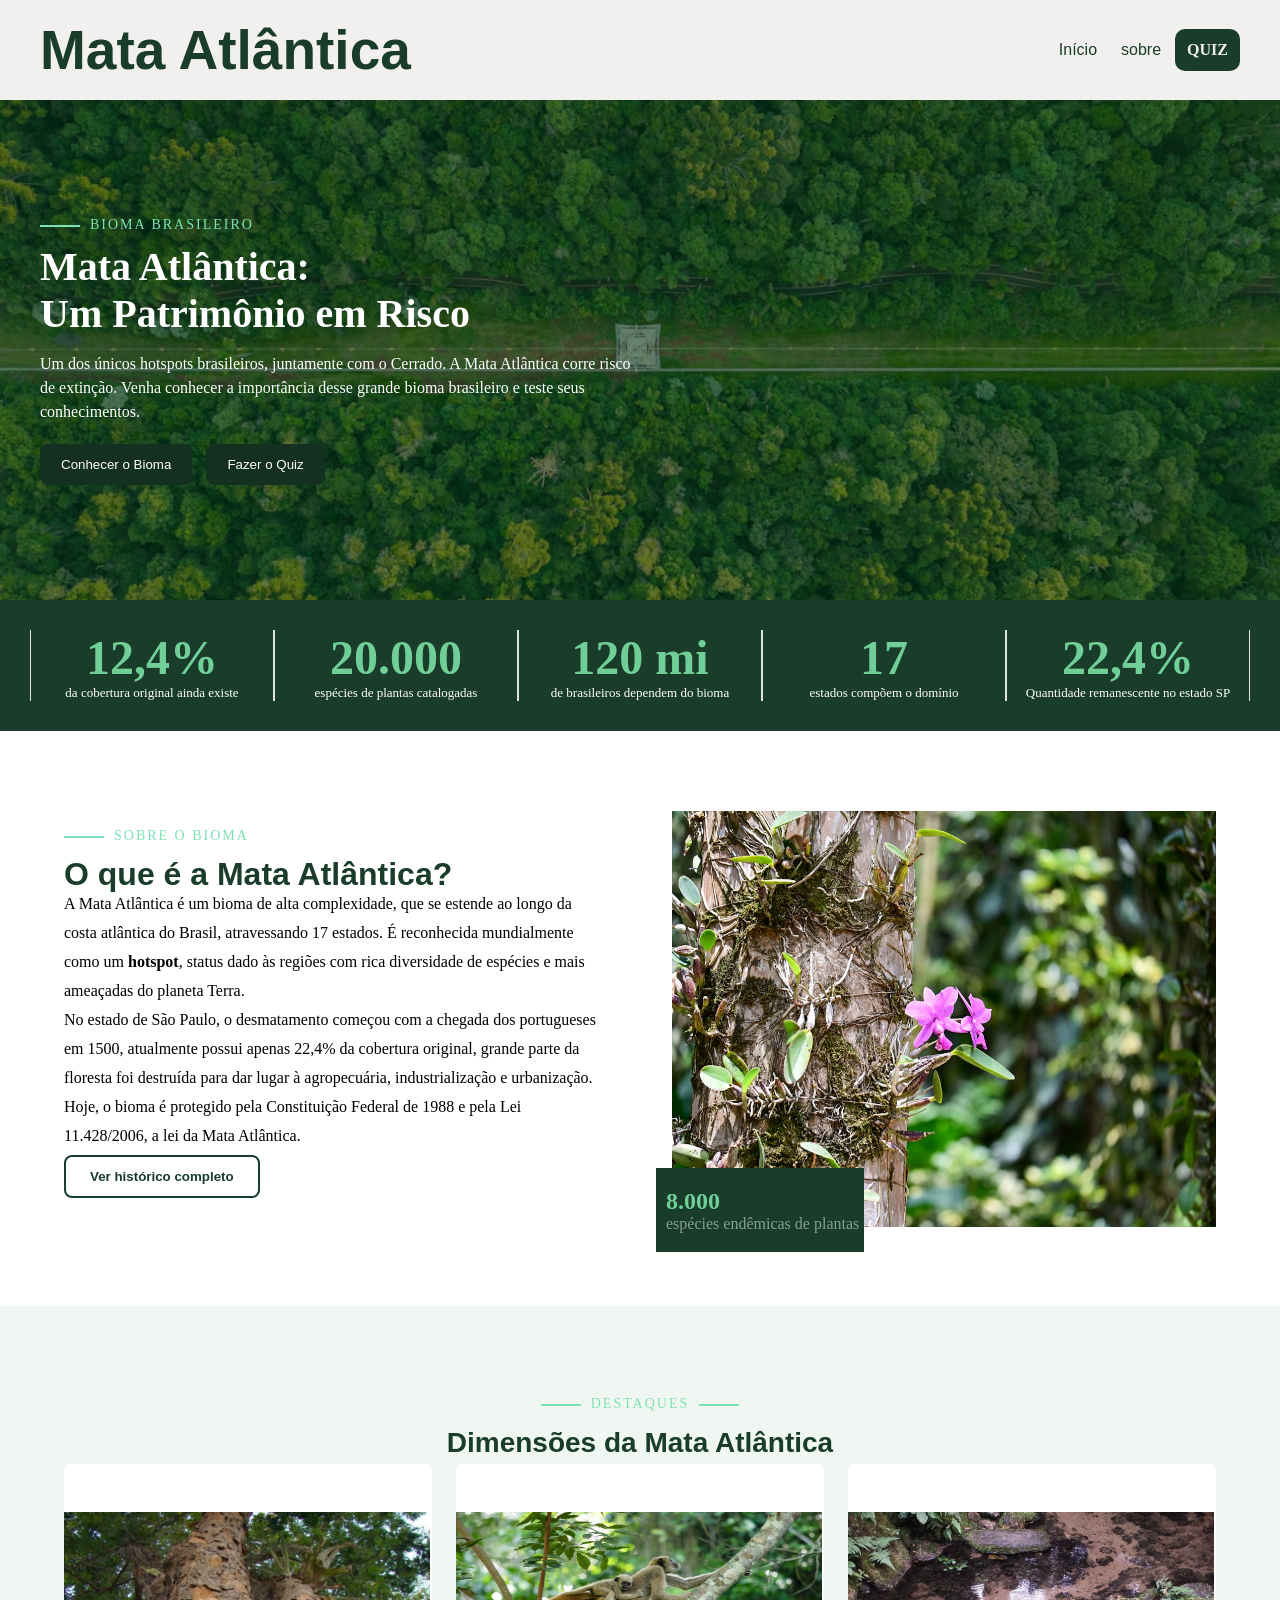
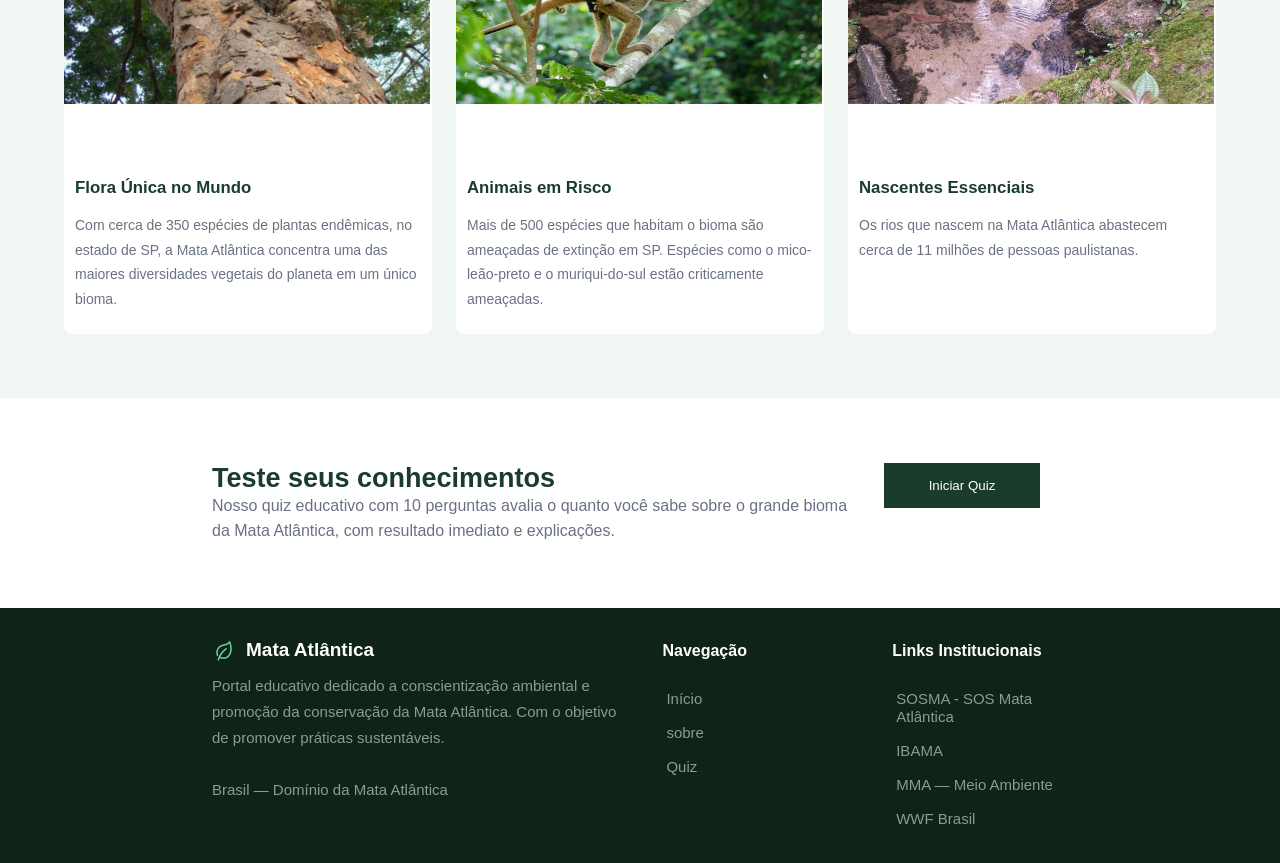
<file: home.html>
<!DOCTYPE html>
<html lang="pt-br">

<head>
    <meta charset="UTF-8">
    <meta name="viewport" content="width=device-width, initial-scale=1.0">
    <title>Mata Atlântica</title>
    <link rel="stylesheet" href="./css/style.css">
</head>

<body>
    <header>
        <h1 class="titulo">Mata Atlântica</h1>
        <button class="menu-hamburguer" id="menuBtn" aria-label="Abrir menu">
            <span></span>
            <span></span>
            <span></span>
        </button>

        <div class="botões" id="menuNav">
            <a class="NavBotao" href="home.html">Início</a>
            <a class="NavBotao" href="sobre.html">sobre</a>
            <a class="quiz" href="quiz.html">QUIZ</a>
        </div>
    </header>
    <main>
        <section class="hero">
            <div class="overlay"></div>
            <div class="hero-content">
                <div class="tag">BIOMA BRASILEIRO</div>
                <h2>Mata Atlântica: <br>Um Patrimônio em Risco</h2>
                <p>
                    Um dos únicos hotspots brasileiros, juntamente com o Cerrado. A Mata Atlântica corre risco de
                    extinção.
                    Venha conhecer a importância desse grande bioma brasileiro e teste seus conhecimentos.
                </p>
                <div class="buttons">
                    <button class="btn btn-green">Conhecer o Bioma</button>
                    <button class="btn btn-outline">Fazer o Quiz</button>
                </div>
            </div>
        </section>
        <section class="rodape">
            <div class="informacoesderodape">
                <h3>12,4%</h3>
                <p class="teste">da cobertura original ainda existe</p>
            </div>
            <div class="informacoesderodape">
                <h3>20.000</h3>
                <p class="teste">espécies de plantas catalogadas</p>
            </div>
            <div class="informacoesderodape">
                <h3>120 mi</h3>
                <p class="teste">de brasileiros dependem do bioma</p>
            </div>
            <div class="informacoesderodape">
                <h3>17</h3>
                <p class="teste">estados compõem o domínio</p>
            </div>
            <div class="informacoesderodape">
                <h3>22,4%</h3>
                <p class="teste">Quantidade remanescente no estado SP</p>
            </div>
        </section>
        <section class="sobre">
            <div class="container-sobre">
                <div class="teste2">
                    <div class="tag2">SOBRE O BIOMA</div>
                    <h2>O que é a Mata Atlântica?</h2>
                    <p>
                        A Mata Atlântica é um bioma de alta complexidade, que se estende ao longo da costa atlântica do
                        Brasil,
                        atravessando 17 estados. É reconhecida mundialmente como um <b>hotspot</b>, status dado às
                        regiões
                        com rica
                        diversidade de espécies e mais ameaçadas do planeta Terra. <br>
                        No estado de São Paulo, o desmatamento começou com a chegada dos portugueses em 1500, atualmente
                        possui
                        apenas 22,4% da cobertura original, grande parte da floresta foi destruída para dar lugar à
                        agropecuária, industrialização e urbanização. Hoje, o bioma é protegido pela Constituição
                        Federal de
                        1988 e pela Lei 11.428/2006, a lei da Mata Atlântica.
                    </p>
                    <a href="sobre.html">
                        <button class="btn btn-historico">Ver histórico completo</button>
                    </a>
                </div>
                <div class="arvore">
                    <img src="img/Arvore.png" alt="">
                    <div class="div-img">
                        <h1>8.000</h1>
                        <p>espécies endêmicas de plantas</p>
                    </div>
                </div>
            </div>
        </section>
        <section class="dimensoes">
            <div class="teste3">
                <div class="destaques">DESTAQUES</div>

                <h2>Dimensões da Mata Atlântica</h2>

                <div class="carrossel">
                    <div class="card">
                        <div class="card-img">
                            <img src="img/arvore2.jpg" alt="">
                        </div>
                        <div class="conteudocard">
                            <h3>Flora Única no Mundo</h3>
                            <p>Com cerca de 350 espécies de plantas endêmicas, no estado de SP, a Mata Atlântica
                                concentra
                                uma
                                das maiores diversidades vegetais do planeta em um único bioma.</p>
                        </div>
                    </div>
                    <div class="card">
                        <div class="card-img">
                            <img src="img/macaco.jpg" alt="">
                        </div>
                        <div class="conteudocard">
                            <h3>Animais em Risco</h3>
                            <p>Mais de 500 espécies que habitam o bioma são ameaçadas de extinção em SP. Espécies como o
                                mico-leão-preto e o muriqui-do-sul estão criticamente ameaçadas.</p>
                        </div>
                    </div>
                    <div class="card">
                        <div class="card-img">
                            <img src="img/parque-nascentes-do-tiete.jpg" alt="">
                        </div>
                        <div class="conteudocard">
                            <h3>Nascentes Essenciais</h3>
                            <p>Os rios que nascem na Mata Atlântica abastecem cerca de 11 milhões de pessoas
                                paulistanas.</p>
                        </div>
                    </div>
                </div>
            </div>
        </section>
        <section class="margem">
            <div class="conhecimento">
                <div class="testecon">
                    <h2>Teste seus conhecimentos</h2>
                    <p>Nosso quiz educativo com 10 perguntas avalia o quanto você sabe sobre o grande bioma da Mata
                        Atlântica, com resultado imediato e explicações.</p>
                </div>
                <div class="btnquiz">
                    <a href="quiz.html">
                        <button class="btn-btn-quiz">Iniciar Quiz</button>
                    </a>
                </div>
            </div>
        </section>
    </main>
    <footer>
        <div class="container-footer">

            <div class="icone-footer">
                <div class="icone">
                    <div class="icone-img">
                        <img src="img/folha.png">
                        <h2>Mata Atlântica </h2><br>
                    </div>
                    <p>Portal educativo dedicado a conscientização ambiental e promoção da conservação da Mata
                        Atlântica. Com o objetivo de promover práticas sustentáveis.</p>
                    <div class="icone-mata-atlantica">
                        <p> <br> Brasil — Domínio da Mata Atlântica</p>
                    </div>
                </div>
            </div>

            <div class="navegacao-footer">
                <br>
                <h2>Navegação</h2><br>

                <li><a href="home.html">Início</a></li>
                <li><a href="sobre.html">sobre</a></li>
                
                <li><a class="" href="quiz.html">Quiz</a></li>

            </div>

            <div class="links">
                <br>
                <h2>Links Institucionais</h2> <br>
                <li><a href="https://www.sosma.org.br/">SOSMA - SOS Mata Atlântica</a></li>
                <li><a href="https://www.ibama.gov.br/">IBAMA</a></li>
                <li><a
                        href="https://www.nature.org/pt-br/where-we-work/americas/brazil/areas-we-protect/mata-atlantica/">MMA
                        — Meio Ambiente</a></li>
                <li><a href="https://www.wwf.org.br/natureza_brasileira/areas_prioritarias/mata_atlantica/">WWF
                        Brasil</a></li>
            </div>
        </div>
    </footer>
    <script>
        const btn = document.getElementById('menuBtn');
        const nav = document.getElementById('menuNav');
        btn.addEventListener('click', () => {
            btn.classList.toggle('ativo');
            nav.classList.toggle('aberto');
        });
    </script>
</body>

</html>
</file>
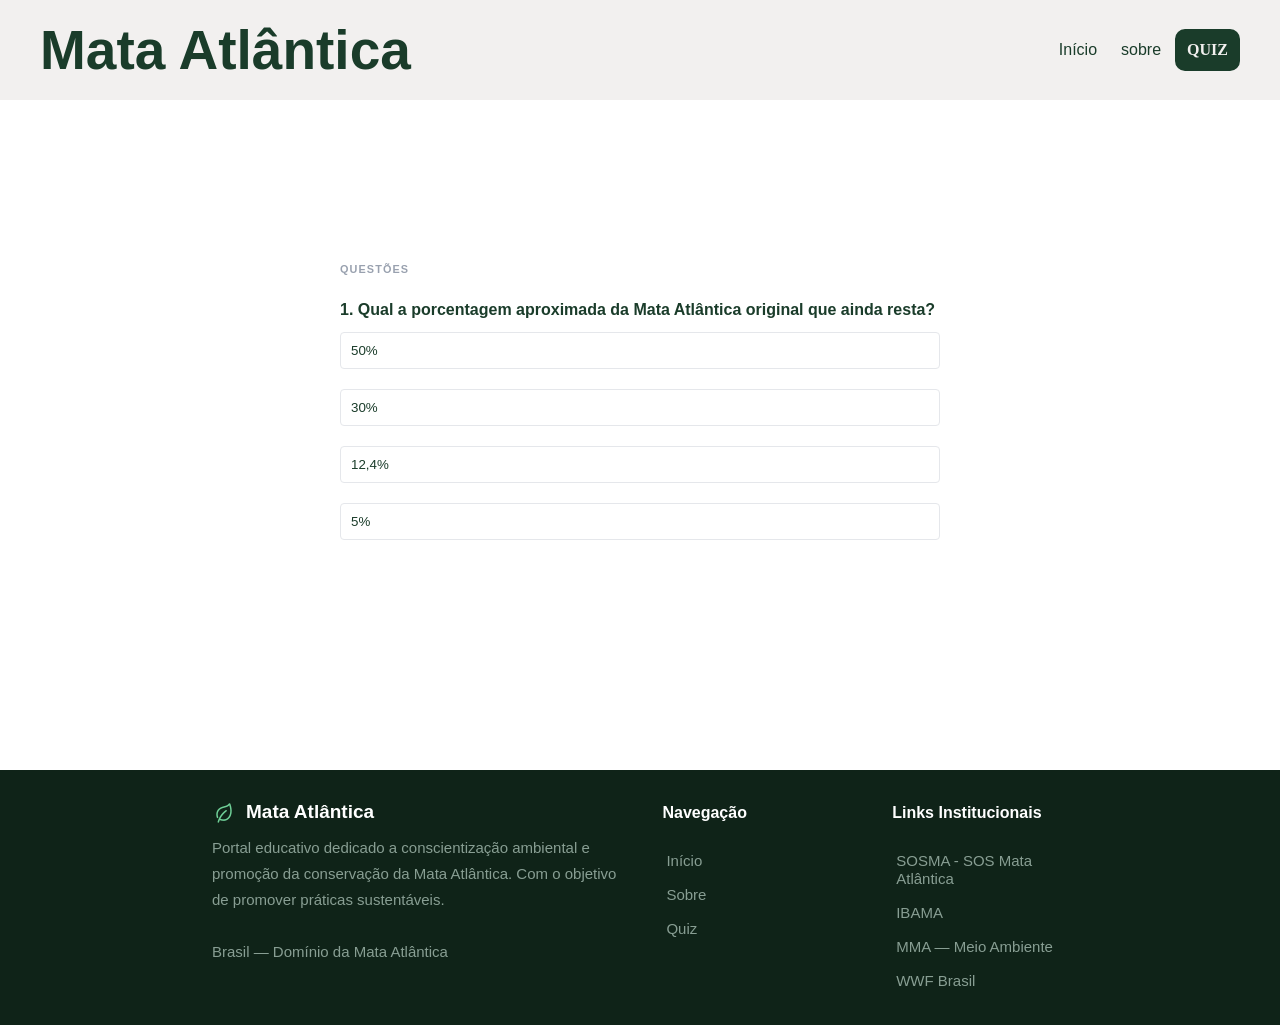
<file: quiz.html>
<!DOCTYPE html>
<html lang="pt-br">
<head>
    <meta charset="UTF-8">
    <meta name="viewport" content="width=device-width, initial-scale=1.0">
    <title>Mata Atlântica</title>
    <link rel="stylesheet" href="css/quiz.css">
    <script src="javascript/quiz.js" defer></script>
</head>
<body>
    <header>
        <h1 class="titulo">Mata Atlântica</h1>

        <button class="menu-hamburguer" id="menuBtn" aria-label="Abrir menu">
            <span></span>
            <span></span>
            <span></span>
        </button>

        <div class="botões" id="menuNav">
            <a class="NavBotao" href="home.html">Início</a>
            <a class="NavBotao" href="sobre.html">sobre</a>
            <a class="quiz" href="quiz.html">QUIZ</a>
        </div>
    </header>

    <main>
        <div class="app">
            <div class="questao">
                <h1>QUESTÕES</h1>
            </div>
            <div class="quiz1">
                <h2 id="questões">questões vão aqui</h2>
                <div id="botões-resposta">
                    <button class="btn-quiz1">resposta 1</button>
                    <button class="btn-quiz1">resposta 2</button>
                    <button class="btn-quiz1">resposta 3</button>
                    <button class="btn-quiz1">resposta 4</button>
                </div>
                <button id="next-btn">Próxima Pergunta</button>
            </div>
        </div>
    </main>

    <footer>
        <div class="container-footer">
            <div class="icone-footer">
                <div class="icone">
                    <div class="icone-img">
                        <img src="img/folha.png">
                        <h2>Mata Atlântica</h2>
                    </div>
                    <p>Portal educativo dedicado a conscientização ambiental e promoção da conservação da Mata
                        Atlântica. Com o objetivo de promover práticas sustentáveis.</p>
                    <div class="icone-mata-atlantica">
                        <p><br>Brasil — Domínio da Mata Atlântica</p>
                    </div>
                </div>
            </div>
            <div class="navegacao-footer">
                <br>
                <h2>Navegação</h2><br>
                <li><a href="home.html">Início</a></li>
                <li><a href="sobre.html">Sobre</a></li>
                <li><a href="quiz.html">Quiz</a></li>
            </div>
            <div class="links">
                <br>
                <h2>Links Institucionais</h2><br>
                <li><a href="https://www.sosma.org.br/">SOSMA - SOS Mata Atlântica</a></li>
                <li><a href="https://www.ibama.gov.br/">IBAMA</a></li>
                <li><a href="https://www.nature.org/pt-br/where-we-work/americas/brazil/areas-we-protect/mata-atlantica/">MMA — Meio Ambiente</a></li>
                <li><a href="https://www.wwf.org.br/natureza_brasileira/areas_prioritarias/mata_atlantica/">WWF Brasil</a></li>
            </div>
        </div>
    </footer>

    <script>
        const btn = document.getElementById('menuBtn');
        const nav = document.getElementById('menuNav');
        btn.addEventListener('click', () => {
            btn.classList.toggle('ativo');
            nav.classList.toggle('aberto');
        });
    </script>
</body>
</html>
</file>
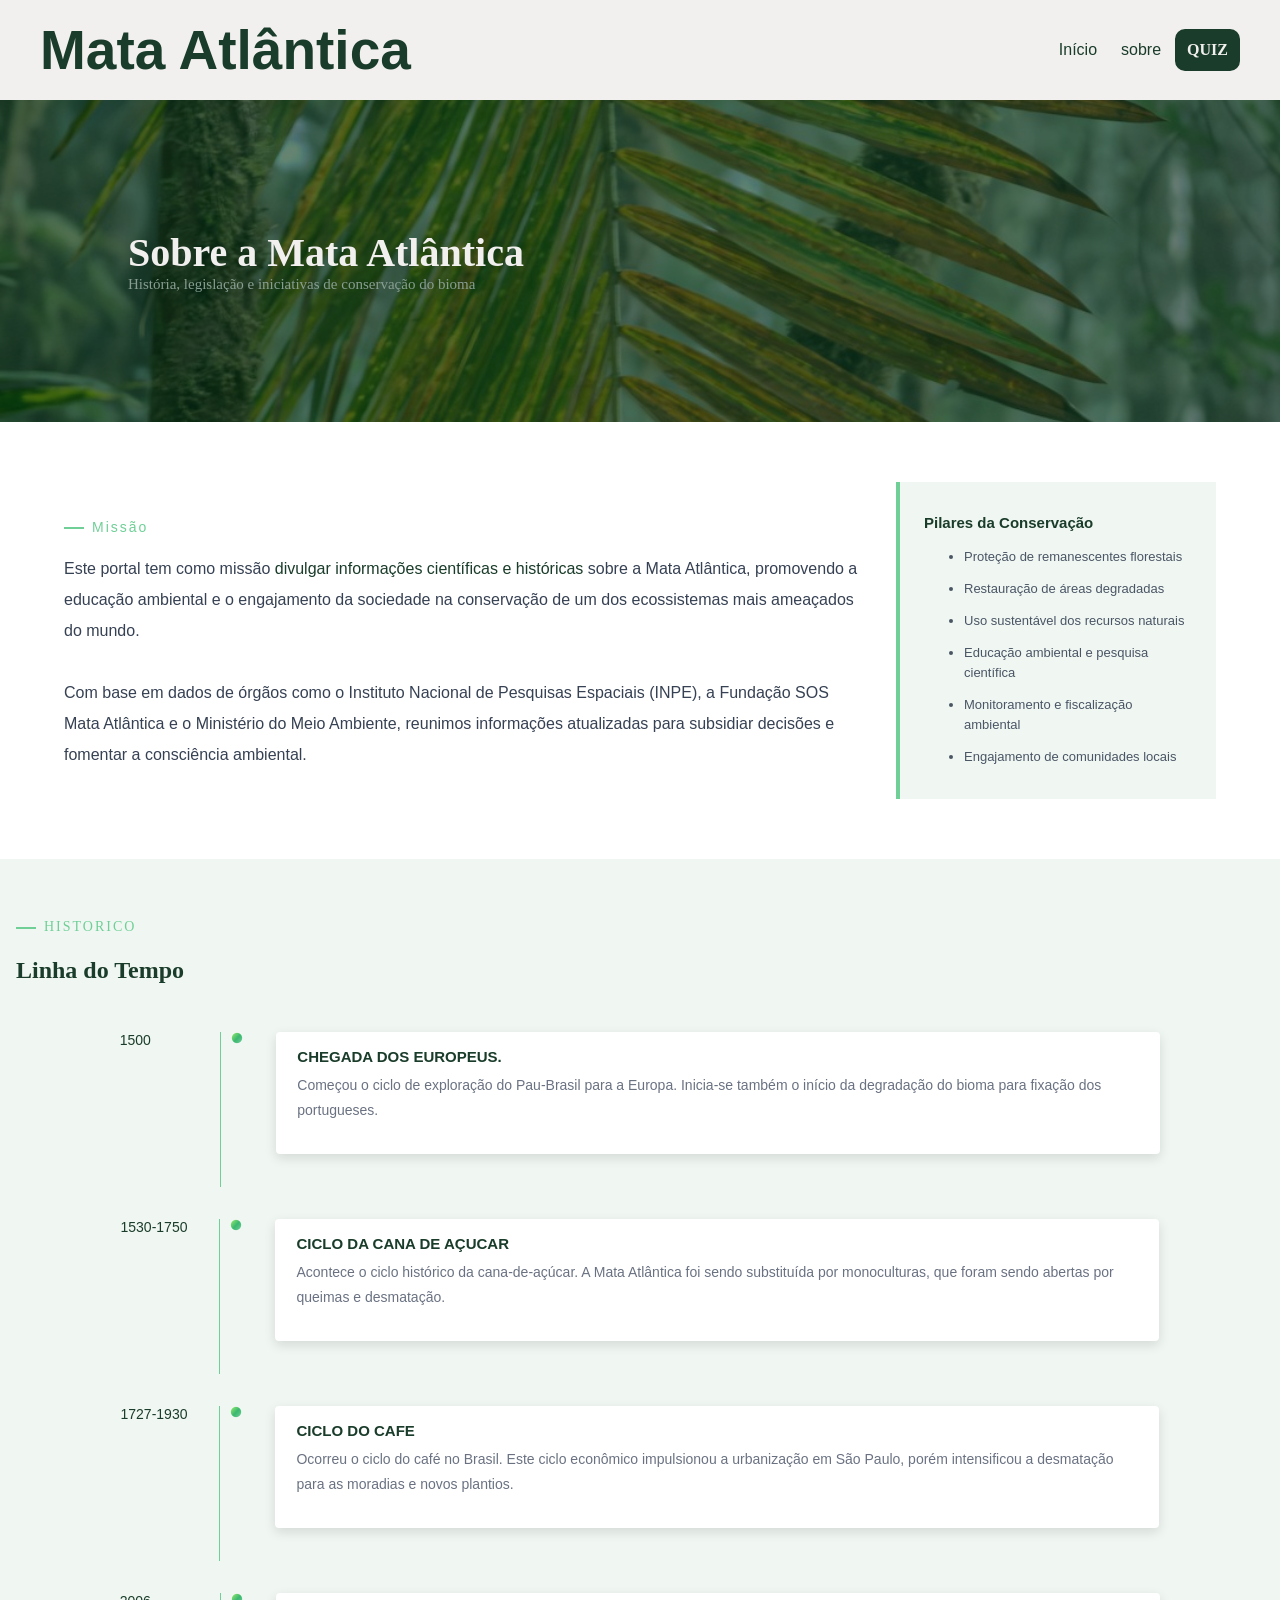
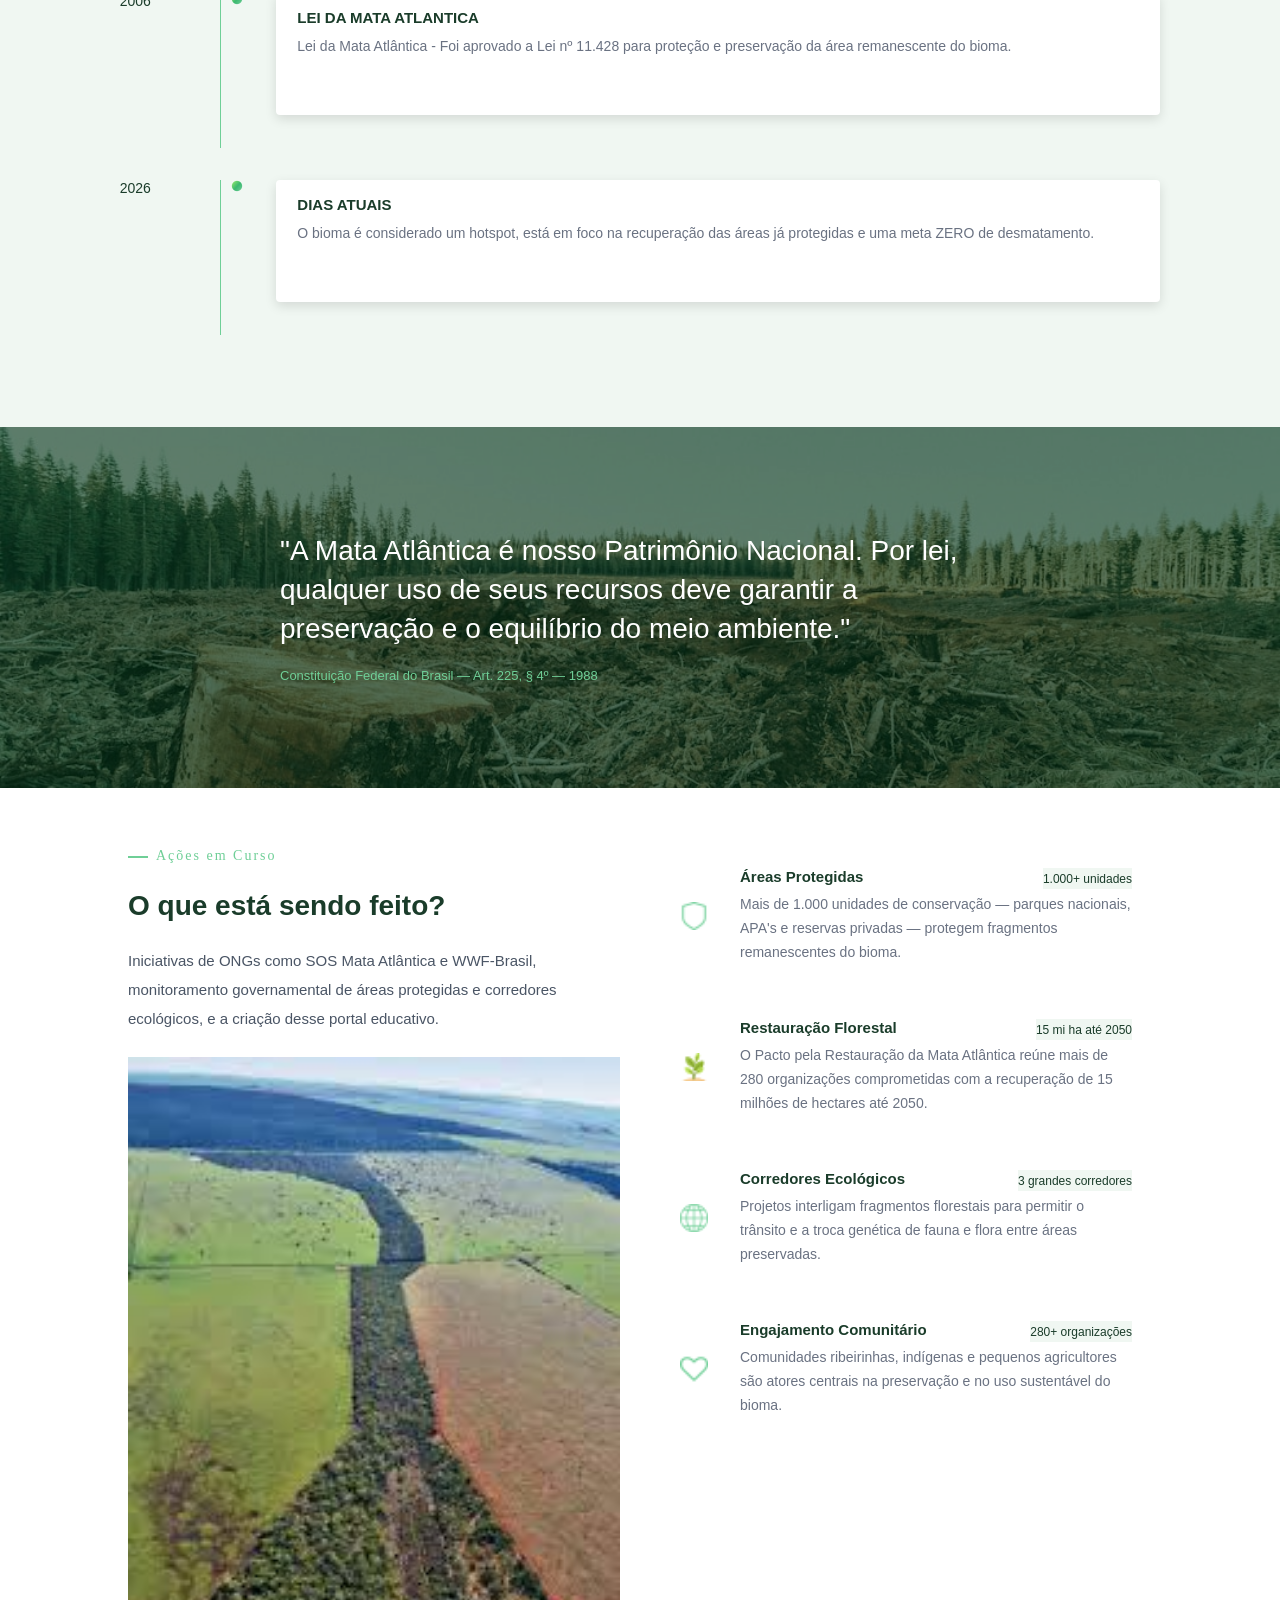
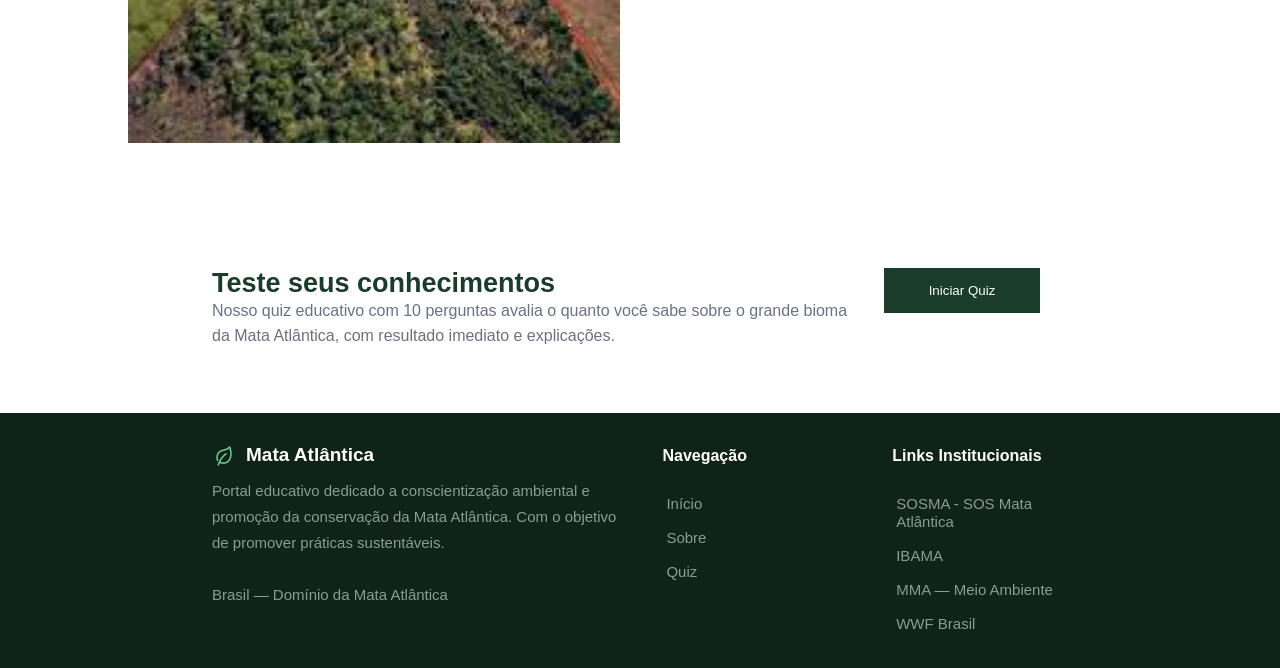
<file: sobre.html>
<!DOCTYPE html>
<html lang="pt-br">

<head>
    <meta charset="UTF-8">
    <meta name="viewport" content="width=device-width, initial-scale=1.0">
    <title>Mata Atlântica</title>
    <link rel="stylesheet" href="./css/sobre.css">
</head>

<body>
    <header>
        <h1 class="titulo">Mata Atlântica</h1>

        <button class="menu-hamburguer" id="menuBtn" aria-label="Abrir menu">
            <span></span>
            <span></span>
            <span></span>
        </button>

        <div class="botões" id="menuNav">
            <a class="NavBotao" href="home.html">Início</a>
            <a class="NavBotao" href="sobre.html">sobre</a>
            <a class="quiz" href="quiz.html">QUIZ</a>
        </div>
    </header>

    <main>
        <section class="capa">
            <div class="overlay"></div>
            <div class="div-capa">
                <h1>Sobre a Mata Atlântica</h1>
                <p>História, legislação e iniciativas de conservação do bioma</p>
            </div>
        </section>

        <section class="container-missao">
            <div class="missao">
                <div class="texto">
                    <p class="tag">Missão</p>
                    <p>
                        Este portal tem como missão <span>divulgar informações científicas e históricas</span> sobre
                        a Mata Atlântica, promovendo a educação ambiental e o engajamento da sociedade na conservação
                        de um dos ecossistemas mais ameaçados do mundo. <br><br>
                        Com base em dados de órgãos como o Instituto Nacional de Pesquisas Espaciais (INPE), a
                        Fundação SOS Mata Atlântica e o Ministério do Meio Ambiente, reunimos informações atualizadas
                        para subsidiar decisões e fomentar a consciência ambiental.
                    </p>
                </div>
                <div class="pilares">
                    <h1>Pilares da Conservação</h1>
                    <ul>
                        <li>Proteção de remanescentes florestais</li>
                        <li>Restauração de áreas degradadas</li>
                        <li>Uso sustentável dos recursos naturais</li>
                        <li>Educação ambiental e pesquisa científica</li>
                        <li>Monitoramento e fiscalização ambiental</li>
                        <li>Engajamento de comunidades locais</li>
                    </ul>
                </div>
            </div>
        </section>

        <section class="linha-tempo">
            <div class="linha">
                <p class="tag">HISTORICO</p>
                <h1>Linha do Tempo</h1>
                <div class="tempo">
                    <div class="caixas">
                        <p class="ano">1500</p>
                        <p class="ponto1"></p>
                        <div class="linha-caixa">
                            <span class="span-caixas">CHEGADA DOS EUROPEUS.</span>
                            <p>Começou o ciclo de exploração do Pau-Brasil para a Europa. Inicia-se também o início
                                da degradação do bioma para fixação dos portugueses.</p>
                        </div>
                    </div>
                    <div class="caixas">
                        <p>1530-1750</p>
                        <p class="ponto"></p>
                        <div class="linha-caixa">
                            <span class="span-caixas">CICLO DA CANA DE AÇUCAR</span>
                            <p>Acontece o ciclo histórico da cana-de-açúcar. A Mata Atlântica foi sendo substituída
                                por monoculturas, que foram sendo abertas por queimas e desmatação.</p>
                        </div>
                    </div>
                    <div class="caixas">
                        <p>1727-1930</p>
                        <p class="ponto"></p>
                        <div class="linha-caixa">
                            <span class="span-caixas">CICLO DO CAFE</span>
                            <p>Ocorreu o ciclo do café no Brasil. Este ciclo econômico impulsionou a urbanização em
                                São Paulo, porém intensificou a desmatação para as moradias e novos plantios.</p>
                        </div>
                    </div>
                    <div class="caixas">
                        <p class="ano">2006</p>
                        <p class="ponto4"></p>
                        <div class="linha-caixa">
                            <span class="span-caixas">LEI DA MATA ATLANTICA</span>
                            <p>Lei da Mata Atlântica - Foi aprovado a Lei nº 11.428 para proteção e preservação da
                                área remanescente do bioma.</p>
                        </div>
                    </div>
                    <div class="caixas">
                        <p class="ano">2026</p>
                        <p class="ponto5"></p>
                        <div class="linha-caixa">
                            <span class="span-caixas">DIAS ATUAIS</span>
                            <p>O bioma é considerado um hotspot, está em foco na recuperação das áreas já protegidas
                                e uma meta ZERO de desmatamento.</p>
                        </div>
                    </div>
                </div>
            </div>
        </section>

        <section class="hero">
            <div class="overlay"></div>
            <div class="hero-content">
                <p>"A Mata Atlântica é nosso Patrimônio Nacional. Por lei, qualquer uso de seus recursos deve
                    garantir a preservação e o equilíbrio do meio ambiente."</p>
                <span>Constituição Federal do Brasil — Art. 225, § 4º — 1988</span>
            </div>
        </section>

        <section class="container-acoes-curso">
            <div class="senfo-feito">
                <div class="acoes-curso">
                    <span class="tag">Ações em Curso</span>
                    <h1>O que está sendo feito?</h1>
                    <p>Iniciativas de ONGs como SOS Mata Atlântica e WWF-Brasil, monitoramento governamental de
                        áreas protegidas e corredores ecológicos, e a criação desse portal educativo.</p>
                    <img src="img/rio.png" alt="">
                </div>
                <div class="areas">
                    <div class="areas-caixas">
                        <div class="internas">
                            <img src="img/escudo.png" alt="">
                            <div class="caixas-internas">
                                <h1>Áreas Protegidas</h1>
                                <p>Mais de 1.000 unidades de conservação — parques nacionais, APA's e reservas
                                    privadas — protegem fragmentos remanescentes do bioma.</p>
                                <div class="alto"><p>1.000+ unidades</p></div>
                            </div>
                        </div>
                    </div>
                    <div class="areas-caixas">
                        <div class="internas">
                            <img src="img/plantar.png" alt="">
                            <div class="caixas-internas">
                                <h1>Restauração Florestal</h1>
                                <p>O Pacto pela Restauração da Mata Atlântica reúne mais de 280 organizações
                                    comprometidas com a recuperação de 15 milhões de hectares até 2050.</p>
                                <div class="alto"><p>15 mi ha até 2050</p></div>
                            </div>
                        </div>
                    </div>
                    <div class="areas-caixas">
                        <div class="internas">
                            <img src="img/global.png" alt="">
                            <div class="caixas-internas">
                                <h1>Corredores Ecológicos</h1>
                                <p>Projetos interligam fragmentos florestais para permitir o trânsito e a troca
                                    genética de fauna e flora entre áreas preservadas.</p>
                                <div class="alto"><p>3 grandes corredores</p></div>
                            </div>
                        </div>
                    </div>
                    <div class="areas-caixas">
                        <div class="internas">
                            <img src="img/contorno-em-forma-de-coracao.png" alt="">
                            <div class="caixas-internas">
                                <h1>Engajamento Comunitário</h1>
                                <p>Comunidades ribeirinhas, indígenas e pequenos agricultores são atores centrais
                                    na preservação e no uso sustentável do bioma.</p>
                                <div class="alto"><p>280+ organizações</p></div>
                            </div>
                        </div>
                    </div>
                </div>
            </div>
        </section>

        <section class="margem">
            <div class="conhecimento">
                <div class="testecon">
                    <h2>Teste seus conhecimentos</h2>
                    <p>Nosso quiz educativo com 10 perguntas avalia o quanto você sabe sobre o grande bioma da
                        Mata Atlântica, com resultado imediato e explicações.</p>
                </div>
                <div class="btnquiz">
                    <a href="quiz.html">
                        <button class="btn-btn-quiz">Iniciar Quiz</button>
                    </a>
                </div>
            </div>
        </section>
    </main>

    <footer>
        <div class="container-footer">
            <div class="icone-footer">
                <div class="icone">
                    <div class="icone-img">
                        <img src="img/folha.png">
                        <h2>Mata Atlântica</h2>
                    </div>
                    <p>Portal educativo dedicado a conscientização ambiental e promoção da conservação da Mata
                        Atlântica. Com o objetivo de promover práticas sustentáveis.</p>
                    <div class="icone-mata-atlantica">
                        <p><br>Brasil — Domínio da Mata Atlântica</p>
                    </div>
                </div>
            </div>
            <div class="navegacao-footer">
                <br>
                <h2>Navegação</h2><br>
                <li><a href="home.html">Início</a></li>
                <li><a href="sobre.html">Sobre</a></li>
                <li><a href="quiz.html">Quiz</a></li>
            </div>
            <div class="links">
                <br>
                <h2>Links Institucionais</h2><br>
                <li><a href="https://www.sosma.org.br/">SOSMA - SOS Mata Atlântica</a></li>
                <li><a href="https://www.ibama.gov.br/">IBAMA</a></li>
                <li><a href="https://www.nature.org/pt-br/where-we-work/americas/brazil/areas-we-protect/mata-atlantica/">MMA — Meio Ambiente</a></li>
                <li><a href="https://www.wwf.org.br/natureza_brasileira/areas_prioritarias/mata_atlantica/">WWF Brasil</a></li>
            </div>
        </div>
    </footer>

    <script>
        const btn = document.getElementById('menuBtn');
        const nav = document.getElementById('menuNav');
        btn.addEventListener('click', () => {
            btn.classList.toggle('ativo');
            nav.classList.toggle('aberto');
        });
    </script>
</body>
</html>
</file>
<file: css/style.css>
* {
    margin: 0;
    box-sizing: border-box;
}

html, body {
    overflow-x: hidden;
    width: 100%;
}

/* =====================
   HEADER — desktop
===================== */
header {
    background-color: #F2F0EF;
    height: 100px;
    width: 100%;
    overflow: visible; /* era hidden, impedia o dropdown de aparecer */
    display: flex;
    align-items: center;
    justify-content: space-between;
    padding: 0 40px;
    position: relative;
}

.titulo {
    color: #1a3c2a;
    font-family: Arial, Helvetica, sans-serif;
    font-size: 55px;
    margin: 0;
}

.botões {
    display: flex;
    align-items: center;
    gap: 4px;
}

.NavBotao {
    padding: 10px;
    color: #1a3c2a;
    font-family: Arial, Helvetica, sans-serif;
    text-decoration: none;
}

.NavBotao:hover {
    color: #F2F0EF;
    background-color: #6fcf97;
    border-radius: 10px;
}

.quiz {
    border: 2px solid #1a3c2a;
    border-radius: 10px;
    background-color: #1a3c2a;
    color: #F2F0EF;
    font-weight: bold;
    padding: 10px;
    text-decoration: none;
}

/* Hamburguer escondido no desktop */
.menu-hamburguer {
    display: none;
}

/* =====================
   HERO
===================== */
.hero {
    position: relative;
    height: 500px;
    background: url('../img/photo-1678755721054-1ce58e85196e.png') center/cover no-repeat;
    display: flex;
    align-items: center;
    padding: 40px;
    z-index: 0;
}

.overlay {
    position: absolute;
    top: 0;
    left: 0;
    width: 100%;
    height: 100%;
    background: rgba(0, 50, 20, 0.6);
}

.hero-content {
    position: relative;
    max-width: 600px;
}

.tag {
    display: inline-block;
    color: #7ee0b5;
    font-size: 14px;
    letter-spacing: 2px;
    margin-bottom: 10px;
    position: relative;
}

.tag::before {
    content: "";
    display: inline-block;
    width: 40px;
    height: 2px;
    background: #7ee0b5;
    margin-right: 10px;
    vertical-align: middle;
}

.hero h2 {
    font-size: 40px;
    margin-bottom: 10px;
    color: #ffffff;
}

.hero p {
    margin: 15px 0;
    line-height: 1.5;
    color: #ffffff;
}

.buttons {
    margin-top: 20px;
}

.btn {
    padding: 12px 20px;
    border: none;
    border-radius: 8px;
    margin-right: 10px;
    cursor: pointer;
}

.btn-green {
    background-color: #143021;
    color: white;
    border: 1px solid #143021;
}

.btn-outline {
    background-color: #143021;
    color: white;
    border: 1px solid #143021;
}

.btn-green:hover {
    background-color: #2ecc71;
    color: black;
}

.btn-outline:hover {
    background-color: #2ecc71;
    border-color: #2ecc71;
    color: #1a3c2a;
}

/* =====================
   RODAPÉ DE STATS
===================== */
.rodape {
    background-color: #1a3c2a;
    display: flex;
    padding: 30px;
}

h3 {
    font-size: 48px;
    color: #6fcf97;
}

.teste {
    font-size: 13px;
    font-family: 'Inter';
    color: #fff;
}

.informacoesderodape {
    border-left: 1px solid #e0e0e0;
    border-right: 1px solid #e0e0e0;
    width: 800px;
    text-align: center;
}

/* =====================
   SOBRE
===================== */
.sobre {
    display: flex;
    width: 100%;
    height: 575px;
    justify-content: center;
}

.sobre h2 {
    color: #1a3c2a;
    font-family: Arial, Helvetica, sans-serif;
    font-size: 32px;
}

.container-sobre {
    display: flex;
    width: 1152px;
    height: 415px;
    margin-top: 80px;
    gap: 64px;
}

.arvore {
    width: 544px;
    height: 416px;
    position: relative;
}

.arvore img {
    width: 100%;
    height: 100%;
}

.teste2 {
    width: 544px;
    height: 416px;
    line-height: 29px;
}

.tag2 {
    display: inline-block;
    color: #7ee0b5;
    font-size: 14px;
    letter-spacing: 2px;
    margin-top: 10px;
    margin-bottom: 10px;
    position: relative;
}

.tag2::before {
    content: "";
    display: inline-block;
    width: 40px;
    height: 2px;
    background: #7ee0b5;
    margin-right: 10px;
    vertical-align: middle;
}

.div-img {
    position: absolute;
    top: 357px;
    left: -16px;
    width: 208px;
    height: 84px;
    background-color: #1A3C2A;
    color: white;
    display: flex;
    justify-content: center;
    align-items: flex-start;
    flex-direction: column;
}

.div-img h1 {
    color: #6FCF97;
    margin-left: 10px;
}

.div-img p {
    color: #889e93;
    margin-left: 10px;
}

.icone-img {
    display: flex;
    gap: 10px;
    margin-bottom: 10px;
    margin-top: 15px;
}

.btn-historico {
    position: relative;
    display: inline-block;
    padding: 12px 24px;
    border: 2px solid #1a3c2a;
    background-color: white;
    color: #1a3c2a;
    text-decoration: none;
    font-family: Arial, Helvetica, sans-serif;
    font-weight: bold;
    cursor: pointer;
    overflow: hidden;
    z-index: 1;
    transition: color 0.4s ease;
    margin-top: 5px;
}

.btn-historico::before {
    content: "";
    position: absolute;
    top: 0;
    left: 0;
    width: 0;
    height: 100%;
    background-color: #1a3c2a;
    z-index: -1;
    transition: width 0.4s ease;
}

.btn-historico:hover::before {
    width: 100%;
}

.btn-historico:hover {
    color: white;
}

/* =====================
   DESTAQUES / DIMENSOES
===================== */
.destaques {
    display: inline-block;
    color: #7ee0b5;
    font-size: 14px;
    letter-spacing: 2px;
    margin-top: 10px;
    margin-bottom: 10px;
    position: relative;
}

.destaques::before {
    content: "";
    display: inline-block;
    width: 40px;
    height: 2px;
    background: #7ee0b5;
    margin-right: 10px;
    vertical-align: middle;
}

.destaques::after {
    content: "";
    display: inline-block;
    width: 40px;
    height: 2px;
    background: #7ee0b5;
    margin-left: 10px;
    vertical-align: middle;
}

.dimensoes {
    background-color: #F0F7F2;
    height: 692.48px;
    width: 100%;
    display: flex;
    justify-content: center;
    position: relative;
    z-index: 1;
}

.teste3 {
    text-align: center;
    width: 1152px;
    margin-top: 80px;
}

.teste3 h2 {
    color: #1a3c2a;
    font-family: Arial, Helvetica, sans-serif;
    font-size: 28px;
    font-weight: bold;
    line-height: 42px;
}

.card {
    width: 368px;
    height: 470px;
    background-color: #fff;
    border-radius: 8px;
}

.card-img {
    overflow: hidden;
    width: 366px;
    height: 192px;
    margin-top: 48px;
}

.card-img img {
    height: 100%;
    width: 100%;
}

.card p {
    margin-top: 12px;
}

.card h3 {
    margin-top: 60px;
}

.carrossel {
    display: flex;
    align-items: center;
    gap: 24px;
    justify-content: center;
}

.conteudocard {
    background-color: #fff;
    color: #6a7282;
    line-height: 24.6px;
    font-size: 14px;
    font-family: Arial, Helvetica, sans-serif;
    text-align: left;
    padding: 11px;
}

.conteudocard h3 {
    width: 178px;
    height: 26px;
    color: #1a3c2a;
    font-family: Arial, Helvetica, sans-serif;
    font-size: 16.8px;
    line-height: 25.2px;
}

/* =====================
   QUIZ CTA
===================== */
.margem {
    display: flex;
    height: 210px;
    align-items: center;
    justify-content: center;
}

.conhecimento {
    width: 896px;
    height: 80px;
    display: flex;
}

.testecon {
    color: #1a3c2a;
    font-family: Arial, Helvetica, sans-serif;
    font-size: 18px;
    margin-left: 20px;
    margin-right: 32px;
    width: 640px;
}

.testecon p {
    color: #6a7282;
    font-family: Arial, Helvetica, sans-serif;
    font-size: 16px;
    line-height: 24.5px;
}

.btn-btn-quiz {
    background-color: #1a3c2a;
    border: 1px solid #1a3c2a;
    color: #ffffff;
    width: 156px;
    height: 45px;
    font-family: Arial, Helvetica, sans-serif;
    cursor: pointer;
}

/* =====================
   FOOTER
===================== */
.container-footer {
    display: flex;
    justify-content: space-between;
    padding: 16px 0;
    background-color: #0f2318;
    height: 100%;
    margin: 0 auto;
    gap: 40px;
}

.icone-footer h2 {
    color: #fff;
    font-family: Arial, Helvetica, sans-serif;
    font-size: 19px;
}

.icone-footer p {
    color: #889e93;
    font-family: Arial, Helvetica, sans-serif;
    font-size: 15px;
    line-height: 26px;
}

.icone-footer {
    width: 532px;
    height: 223px;
    margin-left: 212px;
}

.navegacao-footer h2 {
    color: #fff;
    font-family: Arial, Helvetica, sans-serif;
    font-size: 16px;
    margin-bottom: 8px;
}

.navegacao-footer a {
    color: #889e93;
    font-family: Arial, Helvetica, sans-serif;
    font-size: 15px;
    text-decoration: none;
}

.navegacao-footer li {
    list-style: none;
    margin-bottom: 8px;
    padding: 4px;
}

.navegacao-footer {
    width: 246px;
    height: 223px;
}

.links h2 {
    color: #fff;
    font-family: Arial, Helvetica, sans-serif;
    font-size: 16px;
    margin-bottom: 8px;
}

.links a {
    color: #889e93;
    font-family: Arial, Helvetica, sans-serif;
    font-size: 15px;
    text-decoration: none;
}

.links li {
    list-style: none;
    margin-bottom: 8px;
    padding: 4px;
}

.links {
    margin-right: 198px;
    width: 246px;
    height: 223px;
}

/* =====================
   HAMBURGUER — estilos base
   (ficam fora do media query
   para funcionar quando ativados)
===================== */
.menu-hamburguer span {
    display: block;
    width: 25px;
    height: 3px;
    background-color: #1a3c2a;
    border-radius: 3px;
    transition: all 0.3s ease;
}

.menu-hamburguer.ativo span:nth-child(1) {
    transform: translateY(8px) rotate(45deg);
}

.menu-hamburguer.ativo span:nth-child(2) {
    opacity: 0;
}

.menu-hamburguer.ativo span:nth-child(3) {
    transform: translateY(-8px) rotate(-45deg);
}

/* =====================
   MEDIA QUERY — MOBILE
===================== */
@media screen and (max-width: 1200px) {

    /* Header */
    header {
        padding: 12px 16px;
        height: auto;
    }

    .titulo {
        font-size: 28px;
        margin: 0;
    }

    /* Mostra o botão hamburguer */
    .menu-hamburguer {
        display: flex;
        flex-direction: column;
        gap: 5px;
        background: none;
        border: none;
        cursor: pointer;
        padding: 8px;
    }

    /* Esconde o nav e vira dropdown */
    .botões {
        display: none;
        flex-direction: column;
        position: absolute;
        top: 100%;
        left: 0;
        width: 100%;
        background-color: #F2F0EF;
        padding: 16px;
        gap: 8px;
        margin: 0;
        box-shadow: 0 4px 12px rgba(0,0,0,0.1);
        z-index: 100;
    }

    /* Quando clicado, abre */
    .botões.aberto {
        display: flex;
    }

    .NavBotao {
        padding: 12px 8px;
        border-bottom: 1px solid #e0e0e0;
        display: block;
    }

    .quiz {
        margin-top: 8px;
        text-align: center;
        padding: 12px;
        display: block;
    }

    /* Geral */
    main {
        width: 100%;
    }

    section {
        width: 100%;
    }

    /* Hero */
    .hero {
        padding: 16px;
        height: auto;
        min-height: 300px;
    }

    .hero-content {
        width: 100%;
        max-width: 100%;
    }

    .hero h2 {
        font-size: 26px;
    }

    .tag::before {
        width: 20px;
    }

    /* Stats rodapé */
    .rodape {
        padding: 12px;
        flex-wrap: wrap;
    }

    h3 {
        font-size: 22px;
    }

    .teste {
        font-size: 11px;
    }

    .informacoesderodape {
        width: auto;
        flex: 1 1 80px;
        padding: 8px 4px;
    }

    /* Sobre */
    .sobre {
        height: auto;
        padding: 32px 0;
    }

    .sobre h2 {
        font-size: 20px;
    }

    .sobre p {
        font-size: 15px;
        text-align: justify;
    }

    .container-sobre {
        width: 100%;
        height: auto;
        margin-top: 24px;
        gap: 24px;
        flex-direction: column;
        padding: 0 16px;
    }

    .arvore {
        width: 100%;
        height: auto;
    }

    .arvore img {
        width: 100%;
        height: auto;
    }

    .div-img {
        display: none;
    }

    .teste2 {
        width: 100%;
        height: auto;
        line-height: 26px;
    }

    /* Dimensões */
    .dimensoes {
        height: auto;
        padding: 40px 16px;
    }

    .teste3 {
        width: 100%;
        padding: 0 16px;
        margin-top: 32px;
    }

    .teste3 h2 {
        font-size: 22px;
        line-height: 1.4;
    }

    .carrossel {
        flex-direction: column;
        align-items: center;
        margin-top: 0;
    }

    .card {
        width: 100%;
        max-width: 360px;
        height: auto;
    }

    .card-img {
        width: 100%;
        height: 180px;
        margin-top: 0;
    }

    .card h3 {
        margin-top: 12px;
    }

    .conteudocard h3 {
        width: auto;
        height: auto;
    }

    /* Quiz CTA */
    .margem {
        height: auto;
        padding: 32px 16px;
    }

    .conhecimento {
        width: 100%;
        height: auto;
        flex-direction: column;
        gap: 16px;
        padding: 0;
    }

    .testecon {
        width: 100%;
        margin: 0;
    }

    /* Footer */
    .container-footer {
        flex-direction: column;
        padding: 24px 16px;
        gap: 24px;
        width: 100%;
    }

    .icone-footer {
        width: 100%;
        height: auto;
        margin-left: 0;
    }

    .navegacao-footer {
        width: 100%;
        height: auto;
    }

    .links {
        width: 100%;
        height: auto;
        margin-right: 0;
    }
}
</file>
<file: css/quiz.css>
* {
    margin: 0;
    box-sizing: border-box;
}

html, body {
    overflow-x: hidden;
    width: 100%;
    background-color: #fff;
}

/* =====================
   HEADER
===================== */
header {
    background-color: #F2F0EF;
    height: 100px;
    width: 100%;
    overflow: visible;
    display: flex;
    align-items: center;
    justify-content: space-between;
    padding: 0 40px;
    position: relative;
}

.titulo {
    color: #1a3c2a;
    font-family: Arial, Helvetica, sans-serif;
    font-size: 55px;
    margin: 0;
}

.botões {
    display: flex;
    align-items: center;
    gap: 4px;
}

.NavBotao {
    padding: 10px;
    color: #1a3c2a;
    font-family: Arial, Helvetica, sans-serif;
    text-decoration: none;
}

.NavBotao:hover {
    color: #F2F0EF;
    background-color: #6fcf97;
    border-radius: 10px;
}

.quiz {
    border: 2px solid #1a3c2a;
    border-radius: 10px;
    background-color: #1a3c2a;
    color: #F2F0EF;
    font-weight: bold;
    padding: 10px;
    text-decoration: none;
}

/* Hamburguer escondido no desktop */
.menu-hamburguer {
    display: none;
}

.menu-hamburguer span {
    display: block;
    width: 25px;
    height: 3px;
    background-color: #1a3c2a;
    border-radius: 3px;
    transition: all 0.3s ease;
}

.menu-hamburguer.ativo span:nth-child(1) {
    transform: translateY(8px) rotate(45deg);
}
.menu-hamburguer.ativo span:nth-child(2) {
    opacity: 0;
}
.menu-hamburguer.ativo span:nth-child(3) {
    transform: translateY(-8px) rotate(-45deg);
}

/* =====================
   QUIZ
===================== */
.app {
    margin: 100px auto;
    width: 90%;
    max-width: 600px;
    padding: 60px 0 100px 0;
    border-radius: 10px;
}

.quiz1 {
    padding: 20px 0;
}

.quiz1 h2 {
    font-size: 16px;
    font-family: Arial, Helvetica, sans-serif;
    width: 100%;
    font-weight: 700;
    color: #1a3c2a;
    line-height: 1.5;
}

.btn-quiz1 {
    background: #fff;
    font-weight: 500;
    width: 100%;
    border: 1px solid #E5E7EB;
    padding: 10px;
    margin: 10px 0;
    text-align: left;
    border-radius: 4px;
    cursor: pointer;
    color: #1a3c2a;
    font-family: Arial, Helvetica, sans-serif;
}


.btn-quiz1:disabled {
    cursor: no-drop;
}

#next-btn {
    background: #1a3c2a;
    color: #fff;
    font-weight: 500;
    width: 150px;
    border: 0;
    padding: 10px;
    margin: 20px auto 0;
    border-radius: 4px;
    cursor: pointer;
    display: none;
    font-family: Arial, Helvetica, sans-serif;
}

.correct {
    background: #c4f3da;
}

.incorrect {
    background: #f8c1c1;
}

.questao {
    display: flex;
    gap: 5px;
    align-items: center;
}

.questao span {
    width: 24px;
    height: 24px;
    border-radius: 4px;
    border: 1px solid #1a3c2a;
    text-align: center;
    font-size: 18px;
    padding: 2px;
    background-color: #1a3c2a;
    color: #fff;
    flex-shrink: 0;
}

.questao h1 {
    font-size: 10.88px;
    font-weight: 600;
    font-family: Arial, Helvetica, sans-serif;
    color: #99A1AF;
    line-height: 18px;
    letter-spacing: 1.09px;
}

/* =====================
   FOOTER
===================== */
.container-footer {
    display: flex;
    justify-content: space-between;
    padding: 16px 0;
    background-color: #0f2318;
    height: 100%;
    margin: 0 auto;
    gap: 40px;
}

.icone-footer h2 {
    color: #fff;
    font-family: Arial, Helvetica, sans-serif;
    font-size: 19px;
}

.icone-footer p {
    color: #889e93;
    font-family: Arial, Helvetica, sans-serif;
    font-size: 15px;
    line-height: 26px;
}

.icone-footer {
    width: 532px;
    height: 223px;
    margin-left: 212px;
}

.icone-img {
    display: flex;
    gap: 10px;
    margin-bottom: 10px;
    margin-top: 15px;
}

.navegacao-footer h2 {
    color: #fff;
    font-family: Arial, Helvetica, sans-serif;
    font-size: 16px;
    margin-bottom: 8px;
}

.navegacao-footer a {
    color: #889e93;
    font-family: Arial, Helvetica, sans-serif;
    font-size: 15px;
    text-decoration: none;
}

.navegacao-footer li {
    list-style: none;
    margin-bottom: 8px;
    padding: 4px;
}

.navegacao-footer {
    width: 246px;
    height: 223px;
}

.links h2 {
    color: #fff;
    font-family: Arial, Helvetica, sans-serif;
    font-size: 16px;
    margin-bottom: 8px;
}

.links a {
    color: #889e93;
    font-family: Arial, Helvetica, sans-serif;
    font-size: 15px;
    text-decoration: none;
}

.links li {
    list-style: none;
    margin-bottom: 8px;
    padding: 4px;
}

.links {
    margin-right: 198px;
    width: 246px;
    height: 223px;
}

@media screen and (max-width: 1200px) {

    /* Header */
    header {
        padding: 12px 16px;
        height: auto;
    }

    .titulo {
        font-size: 28px;
        margin: 0;
    }

    .menu-hamburguer {
        display: flex;
        flex-direction: column;
        gap: 5px;
        background: none;
        border: none;
        cursor: pointer;
        padding: 8px;
    }

    .botões {
        display: none;
        flex-direction: column;
        position: absolute;
        top: 100%;
        left: 0;
        width: 100%;
        background-color: #F2F0EF;
        padding: 16px;
        gap: 8px;
        margin: 0;
        box-shadow: 0 4px 12px rgba(0,0,0,0.1);
        z-index: 100;
    }

    .botões.aberto {
        display: flex;
    }

    .NavBotao {
        padding: 12px 8px;
        border-bottom: 1px solid #e0e0e0;
        display: block;
    }

    .quiz {
        margin-top: 8px;
        text-align: center;
        padding: 12px;
        display: block;
    }

    /* Quiz */
    .app {
        margin: 40px auto;
        width: 90%;
        padding: 32px 0 60px 0;
    }

    /* Footer */
    .container-footer {
        flex-direction: column;
        padding: 24px 16px;
        gap: 24px;
        width: 100%;
    }

    .icone-footer {
        width: 100%;
        height: auto;
        margin-left: 0;
    }

    .navegacao-footer {
        width: 100%;
        height: auto;
    }

    .links {
        width: 100%;
        height: auto;
        margin-right: 0;
    }
}
.explicacao {
    background-color: #f0f7f0;
    border-left: 4px solid #2d6a4f;
    border-radius: 6px;
    padding: 12px 16px;
    margin-top: 16px;
    font-size: 0.95rem;
    color: #1b4332;
}

.explicacao strong {
    display: block;
    margin-bottom: 6px;
    font-size: 1rem;
    text-transform: uppercase;
    letter-spacing: 0.05em;
    font-family: Arial, Helvetica, sans-serif;
}

.explicacao p {
    margin: 0;
    font-family: Arial, Helvetica, sans-serif;
}
</file>
<file: css/sobre.css>
* {
    margin: 0;
    box-sizing: border-box;
}

html, body {
    overflow-x: hidden;
    width: 100%;
}

/* =====================
   HEADER
===================== */
header {
    background-color: #F2F0EF;
    height: 100px;
    width: 100%;
    overflow: visible;
    display: flex;
    align-items: center;
    justify-content: space-between;
    padding: 0 40px;
    position: relative;
}

.titulo {
    color: #1a3c2a;
    font-family: Arial, Helvetica, sans-serif;
    font-size: 55px;
    margin: 0;
}

.botões {
    display: flex;
    align-items: center;
    gap: 4px;
}

.NavBotao {
    padding: 10px;
    color: #1a3c2a;
    font-family: Arial, Helvetica, sans-serif;
    text-decoration: none;
}

.NavBotao:hover {
    color: #F2F0EF;
    background-color: #6fcf97;
    border-radius: 10px;
}

.quiz {
    border: 2px solid #1a3c2a;
    border-radius: 10px;
    background-color: #1a3c2a;
    color: #F2F0EF;
    font-weight: bold;
    padding: 10px;
    text-decoration: none;
}

/* Hamburguer escondido no desktop */
.menu-hamburguer {
    display: none;
}

.menu-hamburguer span {
    display: block;
    width: 25px;
    height: 3px;
    background-color: #1a3c2a;
    border-radius: 3px;
    transition: all 0.3s ease;
}

.menu-hamburguer.ativo span:nth-child(1) {
    transform: translateY(8px) rotate(45deg);
}
.menu-hamburguer.ativo span:nth-child(2) {
    opacity: 0;
}
.menu-hamburguer.ativo span:nth-child(3) {
    transform: translateY(-8px) rotate(-45deg);
}

/* =====================
   CAPA
===================== */
.capa {
    position: relative;
    width: 100%;
    height: 322px;
    background: url('../img/Sobre.png') center/cover no-repeat;
    display: flex;
    align-items: center;
}

.overlay {
    position: absolute;
    top: 0;
    left: 0;
    width: 100%;
    height: 100%;
    background: rgba(0, 50, 20, 0.6);
}

.div-capa {
    margin-left: 10%;
    z-index: 2;
}

.div-capa h1 {
    color: #F2F0EF;
    font-size: 40px;
}

.div-capa p {
    font-size: 15px;
    color: #889e93;
}

/* =====================
   MISSÃO
===================== */
.container-missao {
    display: flex;
    justify-content: center;
    align-items: center;
    width: 100%;
    padding: 60px 16px;
}

.missao {
    display: flex;
    width: 100%;
    max-width: 1152px;
    align-items: center;
    gap: 32px;
}

.tag {
    display: inline-block;
    color: #6FCF97;
    font-size: 14px;
    letter-spacing: 2px;
    margin-bottom: 10px;
    position: relative;
}

.tag::before {
    content: "";
    display: inline-block;
    width: 20px;
    height: 2px;
    background: #6FCF97;
    margin-right: 8px;
    vertical-align: middle;
}

.texto {
    flex: 1 1 300px;
    font-size: 16px;
    font-family: Arial, Helvetica, sans-serif;
    line-height: 31px;
    color: #364153;
}

.texto span {
    color: #1A3C2A;
}

.pilares {
    border-left: 4px solid #6FCF97;
    background-color: #F0F7F2;
    flex: 0 0 auto;
    width: 320px;
    padding: 16px 0;
}

.pilares h1 {
    font-family: Arial, Helvetica, sans-serif;
    font-size: 15px;
    margin: 16px 24px;
    color: #1A3C2A;
}

.pilares ul {
    font-family: Arial, Helvetica, sans-serif;
    color: #4A5565;
    font-size: 13px;
    line-height: 20px;
    margin: 0 24px 16px;
}

.pilares li {
    margin-bottom: 12px;
}

/* =====================
   LINHA DO TEMPO
===================== */
.linha-tempo {
    display: flex;
    width: 100%;
    align-items: center;
    justify-content: center;
    background-color: #F0F7F2;
    padding: 60px 16px;
}

.linha {
    display: flex;
    width: 100%;
    max-width: 1280px;
    flex-direction: column;
    align-items: flex-start;
    justify-content: flex-start;
}

.linha > h1 {
    margin-bottom: 48px;
    margin-top: 12px;
    color: #1A3C2A;
}

.tempo {
    display: flex;
    width: 100%;
    justify-content: center;
    align-items: center;
    flex-direction: column;
}

.caixas {
    display: flex;
    width: 100%;
    min-height: 122px;
    margin-bottom: 32px;
    gap: 32px;
    justify-content: center;
    align-items: flex-start;
}

.caixas > p {
    white-space: nowrap;
    font-family: Arial, Helvetica, sans-serif;
    font-size: 14px;
    color: #1A3C2A;
}

.span-caixas {
    color: #1A3C2A;
    font-family: Arial, Helvetica, sans-serif;
    font-size: 15px;
}

.caixas > div > p {
    line-height: 25px;
    color: #6A7282;
    font-family: Arial, Helvetica, sans-serif;
    font-size: 14px;
}

.ponto, .ponto1, .ponto4, .ponto5 {
    border-left: 1px solid #6FCF97;
    background: url('../img/Icone_Sobre.png') no-repeat;
    background-size: 12px 12px;
    width: 24px;
    height: 155px;
    background-position-x: 10px;
    flex-shrink: 0;
}

.ponto1 { margin-left: 3%; }
.ponto4 { margin-left: 3%; }
.ponto5 { margin-left: 3%; }

.linha-caixa {
    background: #fff;
    flex: 1 1 auto;
    max-width: 884px;
    min-height: 122px;
    display: flex;
    flex-direction: column;
    gap: 8px;
    box-shadow: 0px 4px 12px rgba(0, 0, 0, 0.12);
    border-radius: 4px;
    padding: 16px 21px;
}

.linha-caixa > span {
    font-weight: bold;
}

.ano {
    margin-right: 0;
    margin-left: 0;
}

/* =====================
   HERO CITAÇÃO
===================== */
.hero {
    display: flex;
    position: relative;
    width: 100%;
    height: 361px;
    align-items: center;
    justify-content: center;
    background: url('../img/Arvores_cortadas.png') center/cover no-repeat;
}

.hero-content {
    width: 100%;
    max-width: 768px;
    font-family: Arial, Helvetica, sans-serif;
    z-index: 2;
    padding: 0 24px;
}

.hero p {
    font-size: 28px;
    color: #fff;
    z-index: 2;
    line-height: 1.4;
}

.hero-content span {
    display: inline-block;
    margin-top: 20px;
    color: #6FCF97;
    font-size: 13px;
}

/* =====================
   AÇÕES EM CURSO
===================== */
.container-acoes-curso {
    display: flex;
    width: 100%;
    flex-direction: column;
    align-items: center;
    padding: 60px 16px;
}

.senfo-feito {
    display: flex;
    width: 100%;
    max-width: 1024px;
    align-items: flex-start;
    justify-content: center;
    gap: 40px;
    flex-wrap: wrap;
}

.acoes-curso {
    display: flex;
    flex-direction: column;
    justify-content: center;
    flex: 1 1 280px;
    max-width: 500px;
}

.acoes-curso h1 {
    color: #1A3C2A;
    font-family: Arial, Helvetica, sans-serif;
    font-size: 28px;
    margin-top: 16px;
}

.acoes-curso p {
    font-family: Arial, Helvetica, sans-serif;
    font-size: 15px;
    color: #4A5565;
    line-height: 29px;
    margin-bottom: 24px;
    margin-top: 24px;
}

.acoes-curso img {
    width: 100%;
    height: auto;
}

.areas {
    flex: 1 1 280px;
    max-width: 544px;
}

.areas-caixas {
    display: flex;
    width: 100%;
    min-height: 130px;
    margin-bottom: 15px;
}

.internas {
    display: flex;
    gap: 16px;
    align-items: center;
    padding: 20px;
    width: 100%;
}

.areas-caixas img {
    width: 28px;
    height: 28px;
    object-fit: contain;
    margin-right: 16px;
    flex-shrink: 0;
}

.caixas-internas {
    display: flex;
    flex-direction: column;
    position: relative;
    flex: 1;
}

.caixas-internas h1 {
    margin-bottom: 7px;
    color: #1A3C2A;
    font-family: Arial, Helvetica, sans-serif;
    font-size: 15px;
}

.caixas-internas p {
    font-family: Arial, Helvetica, sans-serif;
    font-size: 14px;
    line-height: 24px;
    color: #6A7282;
}

.alto {
    position: absolute;
    top: 0px;
    right: 0px;
    height: 21px;
    background-color: #F0F7F2;
    display: flex;
    justify-content: center;
    align-items: center;
}

.alto p {
    color: #1A3C2A;
    font-family: Arial, Helvetica, sans-serif;
    font-size: 12px;
}

/* =====================
   QUIZ CTA
===================== */
.margem {
    display: flex;
    height: 210px;
    align-items: center;
    justify-content: center;
}

.conhecimento {
    width: 896px;
    height: 80px;
    display: flex;
}

.testecon {
    color: #1a3c2a;
    font-family: Arial, Helvetica, sans-serif;
    font-size: 18px;
    margin-left: 20px;
    margin-right: 32px;
    width: 640px;
}

.testecon p {
    color: #6a7282;
    font-family: Arial, Helvetica, sans-serif;
    font-size: 16px;
    line-height: 24.5px;
}

.btn-btn-quiz {
    background-color: #1a3c2a;
    border: 1px solid #1a3c2a;
    color: #ffffff;
    width: 156px;
    height: 45px;
    font-family: Arial, Helvetica, sans-serif;
    cursor: pointer;
}

/* =====================
   FOOTER
===================== */
.container-footer {
    display: flex;
    justify-content: space-between;
    padding: 16px 0;
    background-color: #0f2318;
    height: 100%;
    margin: 0 auto;
    gap: 40px;
}

.icone-footer h2 {
    color: #fff;
    font-family: Arial, Helvetica, sans-serif;
    font-size: 19px;
}

.icone-footer p {
    color: #889e93;
    font-family: Arial, Helvetica, sans-serif;
    font-size: 15px;
    line-height: 26px;
}

.icone-footer {
    width: 532px;
    height: 223px;
    margin-left: 212px;
}

.navegacao-footer h2 {
    color: #fff;
    font-family: Arial, Helvetica, sans-serif;
    font-size: 16px;
    margin-bottom: 8px;
}

.navegacao-footer a {
    color: #889e93;
    font-family: Arial, Helvetica, sans-serif;
    font-size: 15px;
    text-decoration: none;
}

.navegacao-footer li {
    list-style: none;
    margin-bottom: 8px;
    padding: 4px;
}

.navegacao-footer {
    width: 246px;
    height: 223px;
}

.links h2 {
    color: #fff;
    font-family: Arial, Helvetica, sans-serif;
    font-size: 16px;
    margin-bottom: 8px;
}

.links a {
    color: #889e93;
    font-family: Arial, Helvetica, sans-serif;
    font-size: 15px;
    text-decoration: none;
}

.links li {
    list-style: none;
    margin-bottom: 8px;
    padding: 4px;
}

.links {
    margin-right: 198px;
    width: 246px;
    height: 223px;
}

.icone-img {
    display: flex;
    gap: 10px;
    margin-bottom: 10px;
    margin-top: 15px;
}

/* =====================
   MEDIA QUERY — MOBILE
===================== */
@media screen and (max-width: 1200px) {

    /* Header */
    header {
        padding: 12px 16px;
        height: auto;
    }

    .titulo {
        font-size: 28px;
        margin: 0;
    }

    .menu-hamburguer {
        display: flex;
        flex-direction: column;
        gap: 5px;
        background: none;
        border: none;
        cursor: pointer;
        padding: 8px;
    }

    .botões {
        display: none;
        flex-direction: column;
        position: absolute;
        top: 100%;
        left: 0;
        width: 100%;
        background-color: #F2F0EF;
        padding: 16px;
        gap: 8px;
        margin: 0;
        box-shadow: 0 4px 12px rgba(0,0,0,0.1);
        z-index: 100;
    }

    .botões.aberto {
        display: flex;
    }

    .NavBotao {
        padding: 12px 8px;
        border-bottom: 1px solid #e0e0e0;
        display: block;
    }

    .quiz {
        margin-top: 8px;
        text-align: center;
        padding: 12px;
        display: block;
    }

    /* Capa */
    .capa {
        height: 220px;
    }

    .div-capa {
        margin-left: 5%;
    }

    .div-capa h1 {
        font-size: 26px;
    }

    .div-capa p {
        font-size: 13px;
    }

    /* Missão */
    .container-missao {
        padding: 32px 16px;
    }

    .missao {
        flex-direction: column;
        gap: 24px;
    }

    .texto {
        width: 100%;
        font-size: 15px;
        line-height: 28px;
    }

    .pilares {
        width: 100%;
    }

    /* Linha do tempo */
    .linha-tempo {
        padding: 32px 16px;
    }

    .linha {
        width: 100%;
    }

    .linha > h1 {
        font-size: 22px;
        margin-bottom: 24px;
    }

    .caixas {
        gap: 12px;
        margin-bottom: 20px;
        align-items: flex-start;
    }

    .caixas > p {
        font-size: 12px;
        min-width: 40px;
    }

    .ponto, .ponto1, .ponto4, .ponto5 {
        height: auto;
        min-height: 80px;
        margin-left: 0;
    }

    .linha-caixa {
        padding: 12px;
    }

    .linha-caixa > span {
        font-size: 13px;
    }

    .linha-caixa > p {
        font-size: 13px;
        line-height: 22px;
    }

    /* Hero citação */
    .hero {
        height: auto;
        min-height: 200px;
        padding: 32px 16px;
    }

    .hero p {
        font-size: 18px;
    }

    .hero-content span {
        font-size: 12px;
    }

    /* Ações em curso */
    .container-acoes-curso {
        padding: 32px 16px;
    }

    .senfo-feito {
        flex-direction: column;
        gap: 24px;
    }

    .acoes-curso {
        max-width: 100%;
        width: 100%;
    }

    .acoes-curso h1 {
        font-size: 22px;
    }

    .acoes-curso p {
        margin-top: 16px;
    }

    .areas {
        max-width: 100%;
        width: 100%;
    }

    .areas-caixas {
        width: 100%;
    }

    .internas {
        padding: 12px;
    }

    /* Quiz CTA */
    .margem {
        height: auto;
        padding: 32px 16px;
    }

    .conhecimento {
        width: 100%;
        height: auto;
        flex-direction: column;
        gap: 16px;
    }

    .testecon {
        width: 100%;
        margin: 0;
    }

    /* Footer */
    .container-footer {
        flex-direction: column;
        padding: 24px 16px;
        gap: 24px;
        width: 100%;
    }

    .icone-footer {
        width: 100%;
        height: auto;
        margin-left: 0;
    }

    .navegacao-footer {
        width: 100%;
        height: auto;
    }

    .links {
        width: 100%;
        height: auto;
        margin-right: 0;
    }
}
</file>
